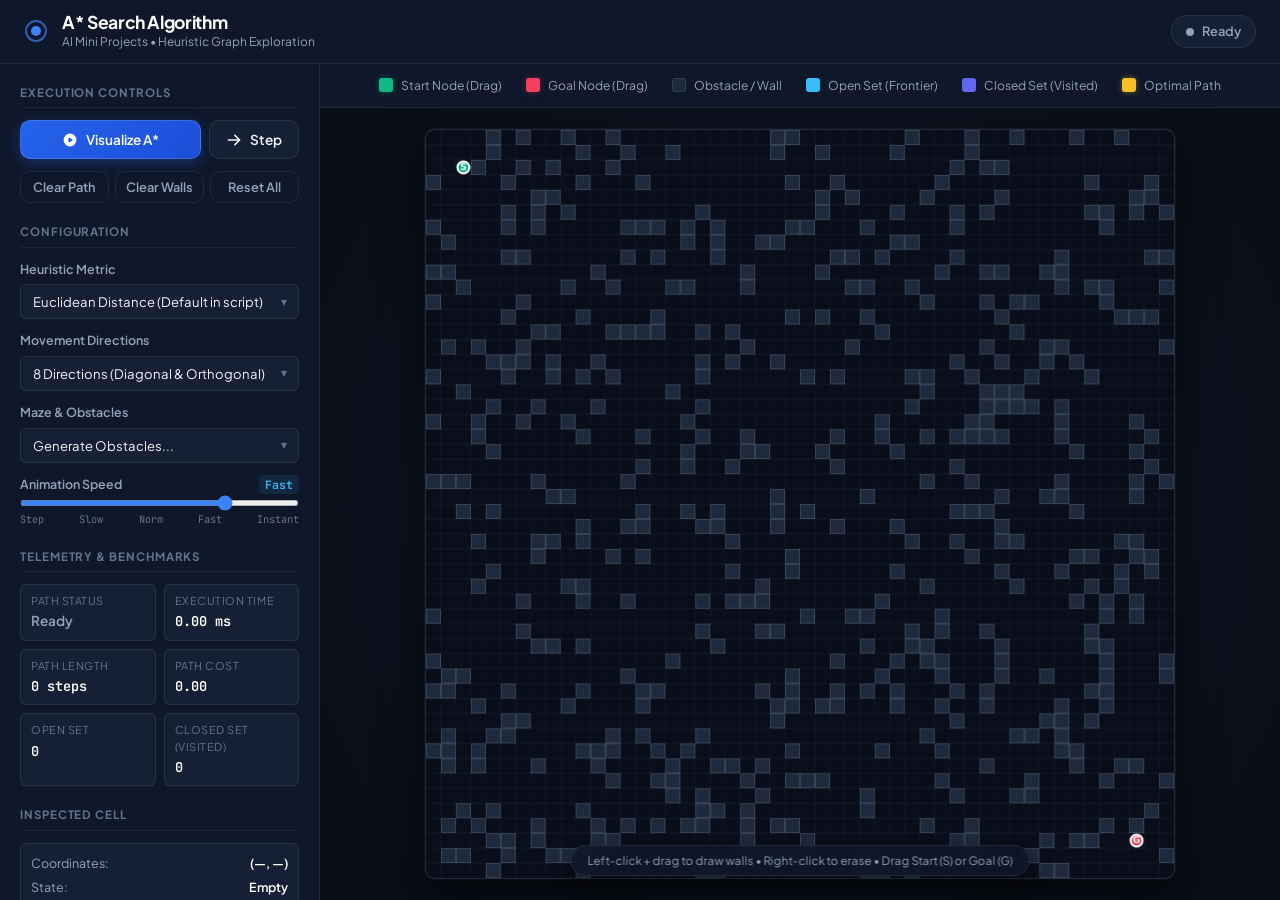
<file: index.html>
<!DOCTYPE html>
<html lang="en">
<head>
  <meta charset="UTF-8">
  <meta http-equiv="refresh" content="0; url=visualizer/">
  <script>
    window.location.replace("visualizer/");
  </script>
  <title>A* Pathfinding Visualizer — AI Mini Projects</title>
</head>
<body style="background:#090d16; color:#94a3b8; font-family: sans-serif; display:flex; align-items:center; justify-content:center; height:100vh; margin:0;">
  <p>Loading Visualizer... <a href="visualizer/" style="color:#38bdf8;">Click here if not redirected automatically</a>.</p>
</body>
</html>
</file>
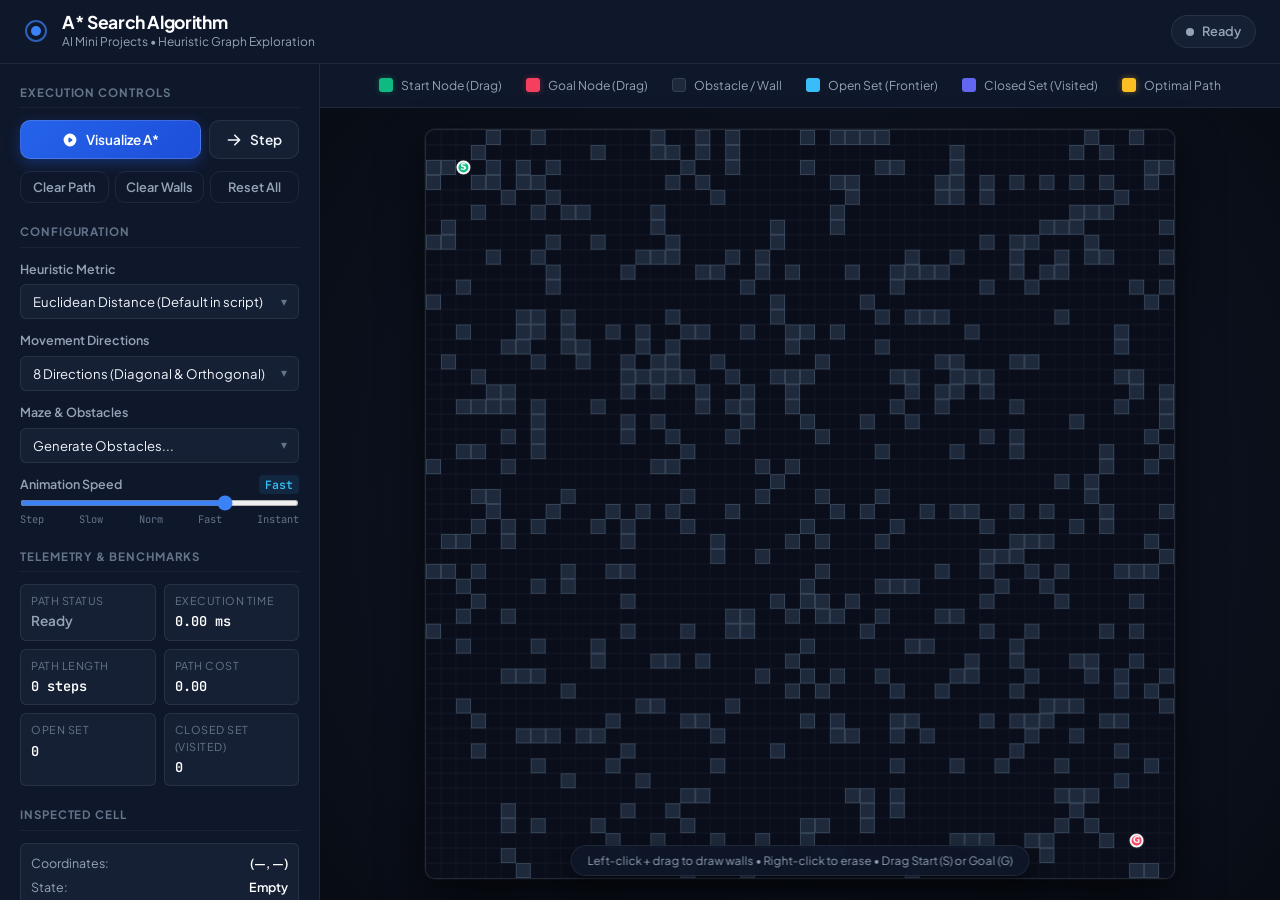
<file: visualizer/index.html>
<!DOCTYPE html>
<html lang="en">
<head>
  <meta charset="UTF-8">
  <meta name="viewport" content="width=device-width, initial-scale=1.0">
  <title>A* Pathfinding Visualizer — AI Mini Projects</title>
  <link rel="preconnect" href="https://fonts.googleapis.com">
  <link rel="preconnect" href="https://fonts.gstatic.com" crossorigin>
  <link href="https://fonts.googleapis.com/css2?family=JetBrains+Mono:wght@400;500;600&family=Plus+Jakarta+Sans:wght@400;500;600;700&display=swap" rel="stylesheet">
  <link rel="stylesheet" href="style.css">
</head>
<body>
  <div class="app-layout">
    <!-- Top Navigation / Header -->
    <header class="app-header">
      <div class="brand">
        <div class="logo-indicator">
          <span class="pulse-ring"></span>
          <span class="logo-core"></span>
        </div>
        <div class="brand-text">
          <h1>A* Search Algorithm</h1>
          <p class="subtitle">AI Mini Projects &bull; Heuristic Graph Exploration</p>
        </div>
      </div>

      <div class="header-status">
        <div class="status-pill" id="statusPill">
          <span class="status-dot"></span>
          <span class="status-text" id="statusText">Ready</span>
        </div>
      </div>
    </header>

    <!-- Main Workspace -->
    <main class="app-main">
      <!-- Control Deck -->
      <aside class="control-panel">
        <div class="panel-section">
          <h2 class="section-title">Execution Controls</h2>
          <div class="btn-group-primary">
            <button id="btnVisualize" class="btn btn-primary">
              <svg class="btn-icon" viewBox="0 0 20 20" fill="currentColor">
                <path fill-rule="evenodd" d="M10 18a8 8 0 100-16 8 8 0 000 16zM9.555 7.168A1 1 0 008 8v4a1 1 0 001.555.832l3-2a1 1 0 000-1.664l-3-2z" clip-rule="evenodd"/>
              </svg>
              <span>Visualize A*</span>
            </button>
            <button id="btnStep" class="btn btn-secondary" title="Execute single step in search">
              <svg class="btn-icon" viewBox="0 0 20 20" fill="currentColor">
                <path fill-rule="evenodd" d="M10.293 3.293a1 1 0 011.414 0l6 6a1 1 0 010 1.414l-6 6a1 1 0 01-1.414-1.414L14.586 11H3a1 1 0 110-2h11.586l-4.293-4.293a1 1 0 010-1.414z" clip-rule="evenodd"/>
              </svg>
              <span>Step</span>
            </button>
          </div>

          <div class="btn-group-secondary">
            <button id="btnClearPath" class="btn btn-ghost">Clear Path</button>
            <button id="btnClearWalls" class="btn btn-ghost">Clear Walls</button>
            <button id="btnResetAll" class="btn btn-ghost danger">Reset All</button>
          </div>
        </div>

        <div class="panel-section">
          <h2 class="section-title">Configuration</h2>
          
          <div class="control-field">
            <label for="heuristicSelect">Heuristic Metric</label>
            <div class="select-wrapper">
              <select id="heuristicSelect">
                <option value="euclidean" selected>Euclidean Distance (Default in script)</option>
                <option value="manhattan">Manhattan Distance</option>
                <option value="chebyshev">Chebyshev / Diagonal</option>
                <option value="octile">Octile Distance</option>
              </select>
            </div>
          </div>

          <div class="control-field">
            <label for="movementSelect">Movement Directions</label>
            <div class="select-wrapper">
              <select id="movementSelect">
                <option value="8" selected>8 Directions (Diagonal &amp; Orthogonal)</option>
                <option value="4">4 Directions (Orthogonal Only)</option>
              </select>
            </div>
          </div>

          <div class="control-field">
            <label for="mazeSelect">Maze &amp; Obstacles</label>
            <div class="select-wrapper">
              <select id="mazeSelect">
                <option value="" disabled selected>Generate Obstacles...</option>
                <option value="random">Random 20% (pathfinding_a_star.py)</option>
                <option value="dense">Dense Field (35% density)</option>
                <option value="recursive">Recursive Division Maze</option>
                <option value="canyon">Winding Canyons</option>
              </select>
            </div>
          </div>

          <div class="control-field">
            <div class="slider-label">
              <span>Animation Speed</span>
              <span id="speedDisplay" class="value-badge">Fast</span>
            </div>
            <input type="range" id="speedSlider" min="1" max="5" value="4" step="1">
            <div class="slider-ticks">
              <span>Step</span>
              <span>Slow</span>
              <span>Norm</span>
              <span>Fast</span>
              <span>Instant</span>
            </div>
          </div>
        </div>

        <div class="panel-section">
          <h2 class="section-title">Telemetry &amp; Benchmarks</h2>
          <div class="metrics-grid">
            <div class="metric-card">
              <span class="metric-label">Path Status</span>
              <span class="metric-value status-val" id="metricStatus">—</span>
            </div>
            <div class="metric-card">
              <span class="metric-label">Execution Time</span>
              <span class="metric-value" id="metricTime">0.00 ms</span>
            </div>
            <div class="metric-card">
              <span class="metric-label">Path Length</span>
              <span class="metric-value" id="metricLength">0 steps</span>
            </div>
            <div class="metric-card">
              <span class="metric-label">Path Cost</span>
              <span class="metric-value" id="metricCost">0.00</span>
            </div>
            <div class="metric-card">
              <span class="metric-label">Open Set</span>
              <span class="metric-value" id="metricOpen">0</span>
            </div>
            <div class="metric-card">
              <span class="metric-label">Closed Set (Visited)</span>
              <span class="metric-value" id="metricClosed">0</span>
            </div>
          </div>
        </div>

        <div class="panel-section">
          <h2 class="section-title">Inspected Cell</h2>
          <div class="inspector-card" id="inspectorCard">
            <div class="inspector-row">
              <span class="prop-key">Coordinates:</span>
              <span class="prop-val" id="inspCoord">(—, —)</span>
            </div>
            <div class="inspector-row">
              <span class="prop-key">State:</span>
              <span class="prop-val" id="inspState">Empty</span>
            </div>
            <div class="inspector-row">
              <span class="prop-key">g(n) [Cost from Start]:</span>
              <span class="prop-val font-mono" id="inspG">—</span>
            </div>
            <div class="inspector-row">
              <span class="prop-key">h(n) [Heuristic to Goal]:</span>
              <span class="prop-val font-mono" id="inspH">—</span>
            </div>
            <div class="inspector-row">
              <span class="prop-key">f(n) [g + h]:</span>
              <span class="prop-val font-mono" id="inspF">—</span>
            </div>
          </div>
        </div>
      </aside>

      <!-- Interactive Canvas Stage -->
      <section class="stage-container">
        <!-- Legend bar -->
        <div class="legend-bar">
          <div class="legend-item">
            <span class="swatch swatch-start"></span>
            <span>Start Node (Drag)</span>
          </div>
          <div class="legend-item">
            <span class="swatch swatch-goal"></span>
            <span>Goal Node (Drag)</span>
          </div>
          <div class="legend-item">
            <span class="swatch swatch-wall"></span>
            <span>Obstacle / Wall</span>
          </div>
          <div class="legend-item">
            <span class="swatch swatch-open"></span>
            <span>Open Set (Frontier)</span>
          </div>
          <div class="legend-item">
            <span class="swatch swatch-closed"></span>
            <span>Closed Set (Visited)</span>
          </div>
          <div class="legend-item">
            <span class="swatch swatch-path"></span>
            <span>Optimal Path</span>
          </div>
        </div>

        <!-- Canvas Wrapper -->
        <div class="canvas-wrapper" id="canvasWrapper">
          <canvas id="gridCanvas"></canvas>
          <div class="canvas-hint" id="canvasHint">
            <span>Left-click + drag to draw walls &bull; Right-click to erase &bull; Drag Start (S) or Goal (G)</span>
          </div>
        </div>
      </section>
    </main>
  </div>

  <script src="a_star.js"></script>
  <script src="app.js"></script>
</body>
</html>
</file>
<file: visualizer/style.css>
/* ==========================================================================
   A* Pathfinding Visualizer — Theme & Design System
   ========================================================================== */

:root {
  --bg-canvas: #090d16;
  --bg-surface: #0f172a;
  --bg-surface-elevated: #162035;
  --bg-surface-hover: #1e2c47;
  
  --border-subtle: rgba(255, 255, 255, 0.08);
  --border-focused: rgba(56, 189, 248, 0.4);
  
  --text-primary: #f1f5f9;
  --text-secondary: #94a3b8;
  --text-muted: #64748b;
  
  /* Domain Semantic Colors */
  --node-start: #10b981;
  --node-start-glow: rgba(16, 185, 129, 0.35);
  --node-goal: #f43f5e;
  --node-goal-glow: rgba(244, 63, 94, 0.35);
  
  --node-open: #38bdf8;
  --node-closed: #6366f1;
  --node-path: #fbbf24;
  --node-path-glow: rgba(251, 191, 36, 0.4);
  --node-wall: #1e293b;
  --node-grid-line: rgba(255, 255, 255, 0.04);

  --accent-primary: #3b82f6;
  --accent-primary-hover: #2563eb;
  --accent-danger: #ef4444;

  --font-sans: 'Plus Jakarta Sans', system-ui, -apple-system, sans-serif;
  --font-mono: 'JetBrains Mono', 'Fira Code', monospace;
  
  --radius-sm: 6px;
  --radius-md: 10px;
  --radius-lg: 14px;
  
  --transition-fast: 150ms ease;
  --transition-normal: 250ms ease;
}

*, *::before, *::after {
  box-sizing: border-box;
  margin: 0;
  padding: 0;
}

body {
  background-color: var(--bg-canvas);
  color: var(--text-primary);
  font-family: var(--font-sans);
  line-height: 1.5;
  height: 100vh;
  overflow: hidden;
  -webkit-font-smoothing: antialiased;
}

/* App Shell */
.app-layout {
  display: flex;
  flex-direction: column;
  height: 100vh;
  width: 100vw;
}

/* Header */
.app-header {
  height: 64px;
  background: var(--bg-surface);
  border-bottom: 1px solid var(--border-subtle);
  display: flex;
  align-items: center;
  justify-content: space-between;
  padding: 0 24px;
  flex-shrink: 0;
  z-index: 10;
}

.brand {
  display: flex;
  align-items: center;
  gap: 14px;
}

.logo-indicator {
  position: relative;
  width: 24px;
  height: 24px;
  display: flex;
  align-items: center;
  justify-content: center;
}

.logo-core {
  width: 10px;
  height: 10px;
  background: var(--accent-primary);
  border-radius: 50%;
  position: relative;
  z-index: 2;
}

.pulse-ring {
  position: absolute;
  width: 22px;
  height: 22px;
  border-radius: 50%;
  border: 2px solid var(--accent-primary);
  opacity: 0.7;
  animation: pulse-ring 2.5s cubic-bezier(0.24, 0, 0.38, 1) infinite;
}

@keyframes pulse-ring {
  0% { transform: scale(0.6); opacity: 0.9; }
  60% { transform: scale(1.35); opacity: 0; }
  100% { transform: scale(1.35); opacity: 0; }
}

.brand-text h1 {
  font-size: 1.1rem;
  font-weight: 700;
  letter-spacing: -0.02em;
  color: #fff;
  line-height: 1.2;
}

.subtitle {
  font-size: 0.75rem;
  color: var(--text-secondary);
  font-weight: 400;
}

.header-status {
  display: flex;
  align-items: center;
  gap: 12px;
}

.status-pill {
  display: inline-flex;
  align-items: center;
  gap: 8px;
  padding: 6px 14px;
  background: var(--bg-surface-elevated);
  border: 1px solid var(--border-subtle);
  border-radius: 9999px;
  font-size: 0.8rem;
  font-weight: 600;
  color: var(--text-secondary);
  transition: all var(--transition-fast);
}

.status-dot {
  width: 8px;
  height: 8px;
  border-radius: 50%;
  background: var(--text-muted);
}

.status-pill.ready .status-dot { background: var(--text-secondary); }
.status-pill.running .status-dot { background: #38bdf8; box-shadow: 0 0 8px #38bdf8; }
.status-pill.success .status-dot { background: #10b981; box-shadow: 0 0 8px #10b981; }
.status-pill.blocked .status-dot { background: #f43f5e; box-shadow: 0 0 8px #f43f5e; }

/* Main Section Layout */
.app-main {
  flex: 1;
  display: flex;
  min-height: 0;
  position: relative;
}

/* Control Panel (Sidebar) */
.control-panel {
  width: 320px;
  background: var(--bg-surface);
  border-right: 1px solid var(--border-subtle);
  display: flex;
  flex-direction: column;
  gap: 20px;
  padding: 20px;
  overflow-y: auto;
  flex-shrink: 0;
}

.panel-section {
  display: flex;
  flex-direction: column;
  gap: 12px;
}

.section-title {
  font-size: 0.72rem;
  font-weight: 700;
  text-transform: uppercase;
  letter-spacing: 0.08em;
  color: var(--text-muted);
  border-bottom: 1px solid rgba(255, 255, 255, 0.05);
  padding-bottom: 6px;
}

/* Button UI */
.btn {
  display: inline-flex;
  align-items: center;
  justify-content: center;
  gap: 8px;
  font-family: inherit;
  font-size: 0.85rem;
  font-weight: 600;
  padding: 10px 14px;
  border-radius: var(--radius-md);
  border: 1px solid transparent;
  cursor: pointer;
  transition: all var(--transition-fast);
  outline: none;
  user-select: none;
}

.btn-icon {
  width: 16px;
  height: 16px;
}

.btn-primary {
  background: linear-gradient(135deg, #2563eb, #1d4ed8);
  color: #fff;
  border: 1px solid rgba(255, 255, 255, 0.15);
  box-shadow: 0 4px 14px rgba(37, 99, 235, 0.35);
}

.btn-primary:hover {
  background: linear-gradient(135deg, #3b82f6, #2563eb);
  transform: translateY(-1px);
  box-shadow: 0 6px 18px rgba(37, 99, 235, 0.45);
}

.btn-primary:active {
  transform: translateY(0);
}

.btn-secondary {
  background: var(--bg-surface-elevated);
  color: var(--text-primary);
  border: 1px solid var(--border-subtle);
}

.btn-secondary:hover {
  background: var(--bg-surface-hover);
  border-color: rgba(255, 255, 255, 0.16);
}

.btn-ghost {
  background: transparent;
  color: var(--text-secondary);
  border: 1px solid rgba(255, 255, 255, 0.07);
  font-size: 0.8rem;
  padding: 7px 10px;
}

.btn-ghost:hover {
  background: var(--bg-surface-elevated);
  color: var(--text-primary);
}

.btn-ghost.danger:hover {
  background: rgba(239, 68, 68, 0.15);
  color: #f87171;
  border-color: rgba(239, 68, 68, 0.3);
}

.btn-group-primary {
  display: grid;
  grid-template-columns: 2fr 1fr;
  gap: 8px;
}

.btn-group-secondary {
  display: grid;
  grid-template-columns: 1fr 1fr 1fr;
  gap: 6px;
}

/* Form Controls */
.control-field {
  display: flex;
  flex-direction: column;
  gap: 6px;
}

.control-field label {
  font-size: 0.78rem;
  font-weight: 600;
  color: var(--text-secondary);
}

.select-wrapper {
  position: relative;
}

.select-wrapper::after {
  content: "▾";
  font-size: 0.75rem;
  color: var(--text-muted);
  position: absolute;
  right: 12px;
  top: 50%;
  transform: translateY(-50%);
  pointer-events: none;
}

select {
  width: 100%;
  appearance: none;
  background: var(--bg-surface-elevated);
  border: 1px solid var(--border-subtle);
  border-radius: var(--radius-sm);
  color: var(--text-primary);
  font-family: inherit;
  font-size: 0.82rem;
  padding: 8px 28px 8px 12px;
  cursor: pointer;
  outline: none;
  transition: border-color var(--transition-fast);
}

select:hover, select:focus {
  border-color: var(--border-focused);
}

/* Slider */
.slider-label {
  display: flex;
  justify-content: space-between;
  align-items: center;
  font-size: 0.78rem;
  font-weight: 600;
  color: var(--text-secondary);
}

.value-badge {
  font-family: var(--font-mono);
  font-size: 0.72rem;
  color: var(--node-open);
  background: rgba(56, 189, 248, 0.1);
  padding: 1px 6px;
  border-radius: 4px;
}

input[type="range"] {
  width: 100%;
  accent-color: var(--accent-primary);
  cursor: pointer;
  height: 6px;
  background: var(--bg-surface-elevated);
  border-radius: 4px;
  outline: none;
}

.slider-ticks {
  display: flex;
  justify-content: space-between;
  font-size: 0.65rem;
  color: var(--text-muted);
  font-family: var(--font-mono);
}

/* Telemetry Grid */
.metrics-grid {
  display: grid;
  grid-template-columns: 1fr 1fr;
  gap: 8px;
}

.metric-card {
  background: var(--bg-surface-elevated);
  border: 1px solid var(--border-subtle);
  border-radius: var(--radius-sm);
  padding: 8px 10px;
  display: flex;
  flex-direction: column;
  gap: 2px;
}

.metric-label {
  font-size: 0.68rem;
  color: var(--text-muted);
  text-transform: uppercase;
  letter-spacing: 0.05em;
}

.metric-value {
  font-family: var(--font-mono);
  font-size: 0.85rem;
  font-weight: 600;
  color: #fff;
}

.metric-value.status-val {
  color: var(--text-secondary);
  font-family: var(--font-sans);
}

/* Inspector Card */
.inspector-card {
  background: var(--bg-surface-elevated);
  border: 1px solid var(--border-subtle);
  border-radius: var(--radius-sm);
  padding: 10px;
  display: flex;
  flex-direction: column;
  gap: 6px;
  font-size: 0.78rem;
}

.inspector-row {
  display: flex;
  justify-content: space-between;
  align-items: center;
}

.prop-key {
  color: var(--text-secondary);
}

.prop-val {
  font-weight: 600;
  color: #fff;
}

.font-mono {
  font-family: var(--font-mono);
}

/* Stage Area */
.stage-container {
  flex: 1;
  display: flex;
  flex-direction: column;
  background: var(--bg-canvas);
  position: relative;
  overflow: hidden;
}

/* Legend */
.legend-bar {
  height: 44px;
  background: var(--bg-surface);
  border-bottom: 1px solid var(--border-subtle);
  display: flex;
  align-items: center;
  justify-content: center;
  gap: 24px;
  font-size: 0.76rem;
  color: var(--text-secondary);
  flex-shrink: 0;
  padding: 0 16px;
  overflow-x: auto;
}

.legend-item {
  display: inline-flex;
  align-items: center;
  gap: 8px;
  white-space: nowrap;
}

.swatch {
  width: 14px;
  height: 14px;
  border-radius: 3px;
  display: inline-block;
}

.swatch-start { background: var(--node-start); box-shadow: 0 0 6px var(--node-start-glow); }
.swatch-goal { background: var(--node-goal); box-shadow: 0 0 6px var(--node-goal-glow); }
.swatch-wall { background: #1e293b; border: 1px solid #334155; }
.swatch-open { background: var(--node-open); }
.swatch-closed { background: var(--node-closed); }
.swatch-path { background: var(--node-path); box-shadow: 0 0 6px var(--node-path-glow); }

/* Canvas Stage */
.canvas-wrapper {
  flex: 1;
  position: relative;
  display: flex;
  align-items: center;
  justify-content: center;
  padding: 16px;
  background: radial-gradient(circle at center, #111a2e 0%, #080c14 100%);
}

#gridCanvas {
  display: block;
  background: #0b1120;
  border: 1px solid rgba(255, 255, 255, 0.1);
  border-radius: var(--radius-md);
  box-shadow: 0 20px 45px rgba(0, 0, 0, 0.65), 0 0 0 1px rgba(255, 255, 255, 0.05);
  cursor: crosshair;
}

.canvas-hint {
  position: absolute;
  bottom: 24px;
  left: 50%;
  transform: translateX(-50%);
  background: rgba(15, 23, 42, 0.85);
  backdrop-filter: blur(8px);
  border: 1px solid var(--border-subtle);
  padding: 6px 16px;
  border-radius: 9999px;
  font-size: 0.72rem;
  color: var(--text-secondary);
  pointer-events: none;
  box-shadow: 0 8px 20px rgba(0, 0, 0, 0.4);
}

/* Responsive adjustments */
@media (max-width: 900px) {
  .app-main {
    flex-direction: column-reverse;
  }
  .control-panel {
    width: 100%;
    max-height: 45vh;
  }
  .legend-bar {
    justify-content: flex-start;
  }
}
</file>
